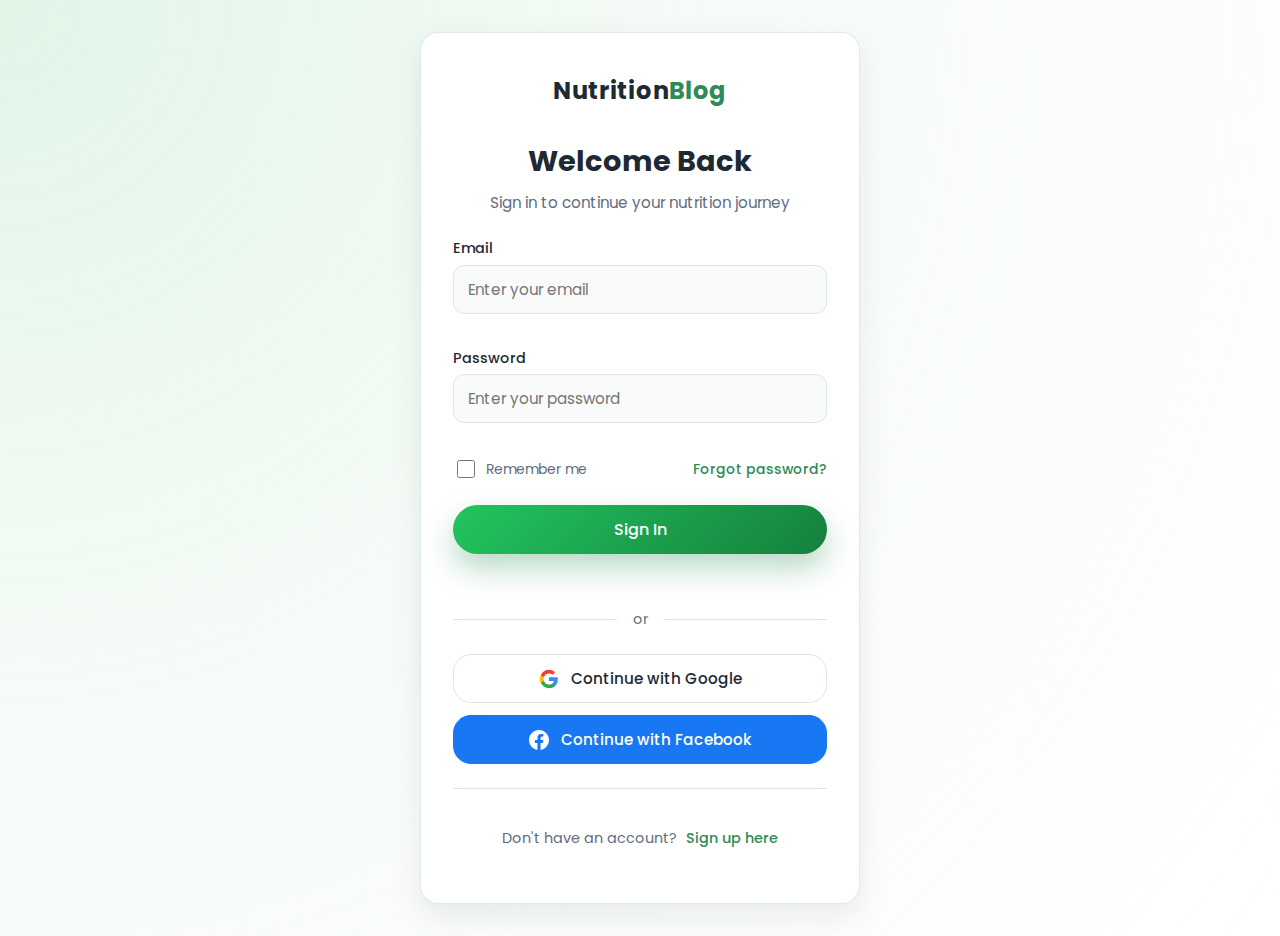
<file: login.html>
<!DOCTYPE html>
<html lang="en">
  <head>
    <meta charset="UTF-8" />
    <meta name="viewport" content="width=device-width, initial-scale=1.0" />
    <title>Login | Nutrition Blog</title>
    <meta
      name="description"
      content="Login to your Nutrition Blog account to access exclusive content and personalized nutrition tips."
    />
    <link rel="icon" type="image/svg+xml" href="favicon.svg" />
    <link rel="alternate icon" href="favicon.ico" />
    <link rel="stylesheet" href="styles.css" />
    <link rel="preconnect" href="https://fonts.googleapis.com" />
    <link rel="preconnect" href="https://fonts.gstatic.com" crossorigin />
    <link
      href="https://fonts.googleapis.com/css2?family=Poppins:wght@300;400;500;600;700&display=swap"
      rel="stylesheet"
    />
  </head>
  <body>
    <div class="auth-container">
      <div class="auth-box">
        <a href="index.html" class="auth-logo">
          Nutrition<span>Blog</span>
        </a>
        
        <div class="auth-header">
          <h1>Welcome Back</h1>
          <p>Sign in to continue your nutrition journey</p>
        </div>

        <form id="login-form" class="auth-form" novalidate>
          <div class="form-field">
            <label for="login-email">Email</label>
            <input
              type="email"
              id="login-email"
              name="email"
              autocomplete="email"
              placeholder="Enter your email"
              required
            />
            <p class="field-error" data-for="email"></p>
          </div>

          <div class="form-field">
            <label for="login-password">Password</label>
            <input
              type="password"
              id="login-password"
              name="password"
              autocomplete="current-password"
              placeholder="Enter your password"
              required
            />
            <p class="field-error" data-for="password"></p>
          </div>

          <div class="form-options">
            <label class="checkbox-label">
              <input type="checkbox" name="remember" />
              <span>Remember me</span>
            </label>
            <a href="#" class="forgot-link">Forgot password?</a>
          </div>

          <button type="submit" class="btn btn-primary btn-full">
            Sign In
          </button>

          <p id="login-message" class="form-message" aria-live="polite"></p>
        </form>

        <div class="auth-divider">
          <span>or</span>
        </div>

        <div class="social-login">
          <button type="button" class="btn-social btn-google" onclick="handleGoogleLogin()">
            <svg class="social-icon" viewBox="0 0 24 24" fill="none" xmlns="http://www.w3.org/2000/svg">
              <path d="M22.56 12.25c0-.78-.07-1.53-.2-2.25H12v4.26h5.92c-.26 1.37-1.04 2.53-2.21 3.31v2.77h3.57c2.08-1.92 3.28-4.74 3.28-8.09z" fill="#4285F4"/>
              <path d="M12 23c2.97 0 5.46-.98 7.28-2.66l-3.57-2.77c-.98.66-2.23 1.06-3.71 1.06-2.86 0-5.29-1.93-6.16-4.53H2.18v2.84C3.99 20.53 7.7 23 12 23z" fill="#34A853"/>
              <path d="M5.84 14.09c-.22-.66-.35-1.36-.35-2.09s.13-1.43.35-2.09V7.07H2.18C1.43 8.55 1 10.22 1 12s.43 3.45 1.18 4.93l2.85-2.22.81-.62z" fill="#FBBC05"/>
              <path d="M12 5.38c1.62 0 3.06.56 4.21 1.64l3.15-3.15C17.45 2.09 14.97 1 12 1 7.7 1 3.99 3.47 2.18 7.07l3.66 2.84c.87-2.6 3.3-4.53 6.16-4.53z" fill="#EA4335"/>
            </svg>
            Continue with Google
          </button>
          <button type="button" class="btn-social btn-facebook" onclick="handleFacebookLogin()">
            <svg class="social-icon" viewBox="0 0 24 24" fill="currentColor" xmlns="http://www.w3.org/2000/svg">
              <path d="M24 12.073c0-6.627-5.373-12-12-12s-12 5.373-12 12c0 5.99 4.388 10.954 10.125 11.854v-8.385H7.078v-3.47h3.047V9.43c0-3.007 1.792-4.669 4.533-4.669 1.312 0 2.686.235 2.686.235v2.953H15.83c-1.491 0-1.956.925-1.956 1.874v2.25h3.328l-.532 3.47h-2.796v8.385C19.612 23.027 24 18.062 24 12.073z"/>
            </svg>
            Continue with Facebook
          </button>
        </div>

        <div class="auth-footer">
          <p>
            Don't have an account?
            <a href="register.html" class="auth-link">Sign up here</a>
          </p>
        </div>
      </div>
    </div>

    <script src="scripts.js"></script>
    <script>
      // Login form handling
      document.addEventListener("DOMContentLoaded", () => {
        const form = document.getElementById("login-form");
        const messageEl = document.getElementById("login-message");

        function setFieldError(fieldName, message) {
          const field = form.querySelector(`[name="${fieldName}"]`);
          const wrapper = field?.closest(".form-field");
          const errorEl = form.querySelector(`.field-error[data-for="${fieldName}"]`);

          if (!wrapper || !errorEl || !(field instanceof HTMLElement)) return;

          if (message) {
            wrapper.classList.add("form-field--error");
            errorEl.textContent = message;
          } else {
            wrapper.classList.remove("form-field--error");
            errorEl.textContent = "";
          }
        }

        function validateEmail(value) {
          if (!value) return "Email is required.";
          const pattern = /^[^\s@]+@[^\s@]+\.[^\s@]+$/;
          if (!pattern.test(value)) return "Please enter a valid email address.";
          return "";
        }

        form.addEventListener("submit", (event) => {
          event.preventDefault();

          if (messageEl) {
            messageEl.textContent = "";
            messageEl.classList.remove("form-message--success", "form-message--error");
          }

          const formData = new FormData(form);
          const email = String(formData.get("email") || "").trim();
          const password = String(formData.get("password") || "").trim();

          let isValid = true;

          const emailError = validateEmail(email);
          if (emailError) {
            setFieldError("email", emailError);
            isValid = false;
          } else {
            setFieldError("email", "");
          }

          if (!password) {
            setFieldError("password", "Password is required.");
            isValid = false;
          } else if (password.length < 6) {
            setFieldError("password", "Password must be at least 6 characters.");
            isValid = false;
          } else {
            setFieldError("password", "");
          }

          if (!isValid) {
            if (messageEl) {
              messageEl.textContent = "Please fix the errors and try again.";
              messageEl.classList.add("form-message--error");
            }
            return;
          }

          // Simulated successful login
          if (messageEl) {
            messageEl.textContent = "Login successful! Redirecting...";
            messageEl.classList.add("form-message--success");
            setTimeout(() => {
              window.location.href = "index.html";
            }, 1500);
          }
        });
      });

      // Social login handlers
      function handleGoogleLogin() {
        // In a real application, this would integrate with Google OAuth
        alert("Google login would be implemented here. Redirecting to home page...");
        setTimeout(() => {
          window.location.href = "index.html";
        }, 500);
      }

      function handleFacebookLogin() {
        // In a real application, this would integrate with Facebook OAuth
        alert("Facebook login would be implemented here. Redirecting to home page...");
        setTimeout(() => {
          window.location.href = "index.html";
        }, 500);
      }
    </script>
  </body>
</html>
</file>
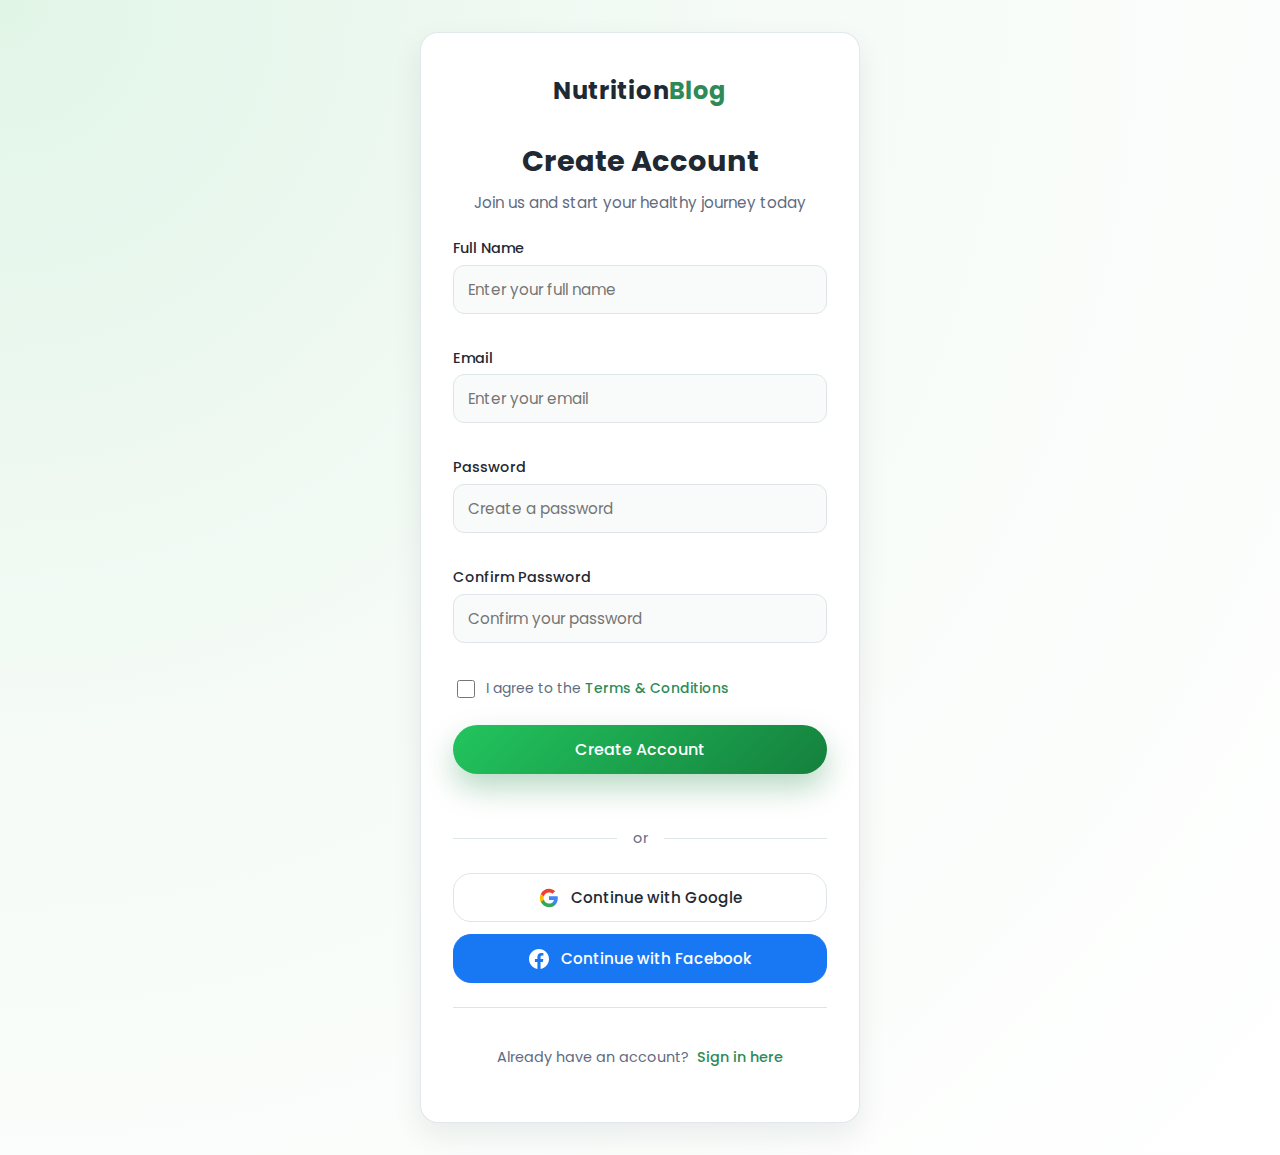
<file: register.html>
<!DOCTYPE html>
<html lang="en">
  <head>
    <meta charset="UTF-8" />
    <meta name="viewport" content="width=device-width, initial-scale=1.0" />
    <title>Register | Nutrition Blog</title>
    <meta
      name="description"
      content="Create your Nutrition Blog account to access exclusive content and personalized nutrition tips."
    />
    <link rel="icon" type="image/svg+xml" href="favicon.svg" />
    <link rel="alternate icon" href="favicon.ico" />
    <link rel="stylesheet" href="styles.css" />
    <link rel="preconnect" href="https://fonts.googleapis.com" />
    <link rel="preconnect" href="https://fonts.gstatic.com" crossorigin />
    <link
      href="https://fonts.googleapis.com/css2?family=Poppins:wght@300;400;500;600;700&display=swap"
      rel="stylesheet"
    />
  </head>
  <body>
    <div class="auth-container">
      <div class="auth-box">
        <a href="index.html" class="auth-logo">
          Nutrition<span>Blog</span>
        </a>
        
        <div class="auth-header">
          <h1>Create Account</h1>
          <p>Join us and start your healthy journey today</p>
        </div>

        <form id="register-form" class="auth-form" novalidate>
          <div class="form-field">
            <label for="register-name">Full Name</label>
            <input
              type="text"
              id="register-name"
              name="name"
              autocomplete="name"
              placeholder="Enter your full name"
              required
            />
            <p class="field-error" data-for="name"></p>
          </div>

          <div class="form-field">
            <label for="register-email">Email</label>
            <input
              type="email"
              id="register-email"
              name="email"
              autocomplete="email"
              placeholder="Enter your email"
              required
            />
            <p class="field-error" data-for="email"></p>
          </div>

          <div class="form-field">
            <label for="register-password">Password</label>
            <input
              type="password"
              id="register-password"
              name="password"
              autocomplete="new-password"
              placeholder="Create a password"
              required
            />
            <p class="field-error" data-for="password"></p>
          </div>

          <div class="form-field">
            <label for="register-confirm">Confirm Password</label>
            <input
              type="password"
              id="register-confirm"
              name="confirmPassword"
              autocomplete="new-password"
              placeholder="Confirm your password"
              required
            />
            <p class="field-error" data-for="confirmPassword"></p>
          </div>

          <div class="form-options">
            <label class="checkbox-label">
              <input type="checkbox" name="terms" required />
              <span>I agree to the <a href="#" class="inline-link">Terms & Conditions</a></span>
            </label>
          </div>

          <button type="submit" class="btn btn-primary btn-full">
            Create Account
          </button>

          <p id="register-message" class="form-message" aria-live="polite"></p>
        </form>

        <div class="auth-divider">
          <span>or</span>
        </div>

        <div class="social-login">
          <button type="button" class="btn-social btn-google" onclick="handleGoogleRegister()">
            <svg class="social-icon" viewBox="0 0 24 24" fill="none" xmlns="http://www.w3.org/2000/svg">
              <path d="M22.56 12.25c0-.78-.07-1.53-.2-2.25H12v4.26h5.92c-.26 1.37-1.04 2.53-2.21 3.31v2.77h3.57c2.08-1.92 3.28-4.74 3.28-8.09z" fill="#4285F4"/>
              <path d="M12 23c2.97 0 5.46-.98 7.28-2.66l-3.57-2.77c-.98.66-2.23 1.06-3.71 1.06-2.86 0-5.29-1.93-6.16-4.53H2.18v2.84C3.99 20.53 7.7 23 12 23z" fill="#34A853"/>
              <path d="M5.84 14.09c-.22-.66-.35-1.36-.35-2.09s.13-1.43.35-2.09V7.07H2.18C1.43 8.55 1 10.22 1 12s.43 3.45 1.18 4.93l2.85-2.22.81-.62z" fill="#FBBC05"/>
              <path d="M12 5.38c1.62 0 3.06.56 4.21 1.64l3.15-3.15C17.45 2.09 14.97 1 12 1 7.7 1 3.99 3.47 2.18 7.07l3.66 2.84c.87-2.6 3.3-4.53 6.16-4.53z" fill="#EA4335"/>
            </svg>
            Continue with Google
          </button>
          <button type="button" class="btn-social btn-facebook" onclick="handleFacebookRegister()">
            <svg class="social-icon" viewBox="0 0 24 24" fill="currentColor" xmlns="http://www.w3.org/2000/svg">
              <path d="M24 12.073c0-6.627-5.373-12-12-12s-12 5.373-12 12c0 5.99 4.388 10.954 10.125 11.854v-8.385H7.078v-3.47h3.047V9.43c0-3.007 1.792-4.669 4.533-4.669 1.312 0 2.686.235 2.686.235v2.953H15.83c-1.491 0-1.956.925-1.956 1.874v2.25h3.328l-.532 3.47h-2.796v8.385C19.612 23.027 24 18.062 24 12.073z"/>
            </svg>
            Continue with Facebook
          </button>
        </div>

        <div class="auth-footer">
          <p>
            Already have an account?
            <a href="login.html" class="auth-link">Sign in here</a>
          </p>
        </div>
      </div>
    </div>

    <script src="scripts.js"></script>
    <script>
      // Register form handling
      document.addEventListener("DOMContentLoaded", () => {
        const form = document.getElementById("register-form");
        const messageEl = document.getElementById("register-message");

        function setFieldError(fieldName, message) {
          const field = form.querySelector(`[name="${fieldName}"]`);
          const wrapper = field?.closest(".form-field");
          const errorEl = form.querySelector(`.field-error[data-for="${fieldName}"]`);

          if (!wrapper || !errorEl || !(field instanceof HTMLElement)) return;

          if (message) {
            wrapper.classList.add("form-field--error");
            errorEl.textContent = message;
          } else {
            wrapper.classList.remove("form-field--error");
            errorEl.textContent = "";
          }
        }

        function validateEmail(value) {
          if (!value) return "Email is required.";
          const pattern = /^[^\s@]+@[^\s@]+\.[^\s@]+$/;
          if (!pattern.test(value)) return "Please enter a valid email address.";
          return "";
        }

        form.addEventListener("submit", (event) => {
          event.preventDefault();

          if (messageEl) {
            messageEl.textContent = "";
            messageEl.classList.remove("form-message--success", "form-message--error");
          }

          const formData = new FormData(form);
          const name = String(formData.get("name") || "").trim();
          const email = String(formData.get("email") || "").trim();
          const password = String(formData.get("password") || "").trim();
          const confirmPassword = String(formData.get("confirmPassword") || "").trim();
          const terms = formData.get("terms");

          let isValid = true;

          if (!name) {
            setFieldError("name", "Name is required.");
            isValid = false;
          } else if (name.length < 2) {
            setFieldError("name", "Name must be at least 2 characters.");
            isValid = false;
          } else {
            setFieldError("name", "");
          }

          const emailError = validateEmail(email);
          if (emailError) {
            setFieldError("email", emailError);
            isValid = false;
          } else {
            setFieldError("email", "");
          }

          if (!password) {
            setFieldError("password", "Password is required.");
            isValid = false;
          } else if (password.length < 6) {
            setFieldError("password", "Password must be at least 6 characters.");
            isValid = false;
          } else {
            setFieldError("password", "");
          }

          if (!confirmPassword) {
            setFieldError("confirmPassword", "Please confirm your password.");
            isValid = false;
          } else if (password !== confirmPassword) {
            setFieldError("confirmPassword", "Passwords do not match.");
            isValid = false;
          } else {
            setFieldError("confirmPassword", "");
          }

          if (!terms) {
            if (messageEl) {
              messageEl.textContent = "Please agree to the Terms & Conditions.";
              messageEl.classList.add("form-message--error");
            }
            isValid = false;
          }

          if (!isValid) {
            if (messageEl && !messageEl.textContent) {
              messageEl.textContent = "Please fix the errors and try again.";
              messageEl.classList.add("form-message--error");
            }
            return;
          }

          // Simulated successful registration
          if (messageEl) {
            messageEl.textContent = "Account created successfully! Redirecting to login...";
            messageEl.classList.add("form-message--success");
            setTimeout(() => {
              window.location.href = "login.html";
            }, 2000);
          }
        });
      });

      // Social register handlers
      function handleGoogleRegister() {
        // In a real application, this would integrate with Google OAuth
        alert("Google registration would be implemented here. Redirecting to home page...");
        setTimeout(() => {
          window.location.href = "index.html";
        }, 500);
      }

      function handleFacebookRegister() {
        // In a real application, this would integrate with Facebook OAuth
        alert("Facebook registration would be implemented here. Redirecting to home page...");
        setTimeout(() => {
          window.location.href = "index.html";
        }, 500);
      }
    </script>
  </body>
</html>
</file>
<file: styles.css>
:root {
  --color-bg: #f6fbf7;
  --color-bg-alt: #ffffff;
  --color-primary: #2e8b57;
  --color-primary-soft: #c9f0d8;
  --color-accent: #ffb347;
  --color-text: #1f2933;
  --color-text-muted: #5f6c80;
  --color-border-subtle: #dde5e9;
  --shadow-soft: 0 12px 30px rgba(15, 23, 42, 0.08);
  --radius-card: 18px;
  --radius-pill: 999px;

  --font-sans: "Poppins", system-ui, -apple-system, BlinkMacSystemFont, "Segoe UI",
    sans-serif;
}

*,
*::before,
*::after {
  box-sizing: border-box;
}

html {
  scroll-behavior: smooth;
}

body {
  margin: 0;
  font-family: var(--font-sans);
  color: var(--color-text);
  background: radial-gradient(circle at top left, #e1f5e7 0, #f6fbf7 45%, #ffffff 100%);
  min-height: 100vh;
}

img {
  max-width: 100%;
  display: block;
}

a {
  color: inherit;
  text-decoration: none;
}

button {
  font-family: inherit;
}

.container {
  width: min(1120px, 100% - 2.5rem);
  margin-inline: auto;
}

/* HEADER / NAV */

.site-header {
  position: sticky;
  top: 0;
  z-index: 20;
  backdrop-filter: blur(14px);
  background-color: rgba(246, 251, 247, 0.9);
  border-bottom: 1px solid rgba(221, 229, 233, 0.7);
}

.header-inner {
  display: flex;
  align-items: center;
  justify-content: space-between;
  padding-block: 0.85rem;
}

.logo {
  font-weight: 700;
  letter-spacing: 0.03em;
  font-size: 1.15rem;
  display: inline-flex;
  align-items: center;
  gap: 0.35rem;
}

.logo span {
  color: var(--color-primary);
}

.site-nav {
  display: flex;
  align-items: center;
  gap: 1rem;
}

.nav-links {
  list-style: none;
  display: flex;
  align-items: center;
  gap: 1.5rem;
  margin: 0;
  padding: 0;
}

.nav-links > li {
  position: relative;
}

.nav-links a {
  font-size: 0.9rem;
  font-weight: 500;
  color: var(--color-text-muted);
  position: relative;
  padding-block: 0.2rem;
  display: inline-flex;
  align-items: center;
  gap: 0.3rem;
}

.nav-links > li > a::after {
  content: "";
  position: absolute;
  left: 0;
  bottom: -0.1rem;
  width: 0;
  height: 2px;
  border-radius: 999px;
  background-color: var(--color-primary);
  transition: width 0.18s ease-out;
}

.nav-links > li > a:hover::after,
.nav-links > li > a:focus-visible::after {
  width: 100%;
}

/* Dropdown Menu */
.nav-item-dropdown {
  position: relative;
}

.nav-dropdown-toggle {
  cursor: pointer;
}

.dropdown-arrow {
  transition: transform 0.2s ease-out;
}

.nav-item-dropdown[aria-expanded="true"] .dropdown-arrow {
  transform: rotate(180deg);
}

.nav-dropdown-menu {
  position: absolute;
  top: 100%;
  right: 0;
  margin-top: 0.5rem;
  background-color: rgba(255, 255, 255, 0.98);
  backdrop-filter: blur(14px);
  border-radius: var(--radius-card);
  box-shadow: var(--shadow-soft);
  border: 1px solid rgba(221, 229, 233, 0.9);
  list-style: none;
  padding: 0.5rem 0;
  margin: 0;
  min-width: 140px;
  opacity: 0;
  visibility: hidden;
  transform: translateY(-10px);
  transition: opacity 0.2s ease-out, transform 0.2s ease-out, visibility 0.2s ease-out;
  z-index: 10;
}

.nav-item-dropdown[aria-expanded="true"] .nav-dropdown-menu {
  opacity: 1;
  visibility: visible;
  transform: translateY(0);
}

.nav-dropdown-menu li {
  margin: 0;
}

.nav-dropdown-menu a {
  display: block;
  padding: 0.6rem 1.2rem;
  color: var(--color-text-muted);
  text-decoration: none;
  font-size: 0.9rem;
  transition: background-color 0.15s ease-out, color 0.15s ease-out;
}

.nav-dropdown-menu a::after {
  display: none;
}

.nav-dropdown-menu a:hover,
.nav-dropdown-menu a:focus-visible {
  background-color: var(--color-primary-soft);
  color: var(--color-primary);
}

.nav-toggle {
  display: none;
  background: transparent;
  border: none;
  padding: 0.25rem;
  flex-direction: column;
  gap: 0.2rem;
  cursor: pointer;
  z-index: 25;
}

.nav-toggle span {
  width: 20px;
  height: 2px;
  border-radius: 999px;
  background-color: var(--color-text);
}

/* SECTIONS */

.section {
  padding-block: 4.5rem;
}

.section-alt {
  background-color: rgba(255, 255, 255, 0.9);
  backdrop-filter: blur(6px);
}

.section-header {
  text-align: center;
  margin-bottom: 2.75rem;
  max-width: 800px;
  margin-inline: auto;
}

.section-header h2 {
  font-size: clamp(1.6rem, 2vw, 1.9rem);
  margin-bottom: 0.5rem;
}

.section-header p {
  margin: 0;
  color: var(--color-text-muted);
  font-size: 0.98rem;
}

/* HERO */

.hero {
  padding-top: 4.5rem;
  padding-bottom: 4.5rem;
}

.hero-inner {
  display: grid;
  grid-template-columns: minmax(0, 1.1fr) minmax(0, 0.9fr);
  gap: 3rem;
  align-items: center;
}

.hero-text {
  text-align: center;
}

.hero-text h1 {
  font-size: clamp(2.2rem, 4vw, 2.9rem);
  line-height: 1.1;
  margin-bottom: 0.9rem;
  text-align: center;
}

.hero-text p {
  margin-top: 0;
  margin-bottom: 1.3rem;
  color: var(--color-text-muted);
  font-size: 1rem;
}

.hero-buttons {
  display: flex;
  gap: 1rem;
  justify-content: center;
  flex-wrap: wrap;
  margin-bottom: 1.4rem;
}

.hero-text .btn {
  display: inline-flex;
}

.hero-highlights {
  display: flex;
  flex-wrap: wrap;
  gap: 0.6rem;
  margin-top: 1.4rem;
  justify-content: center;
}

.hero-highlights span {
  font-size: 0.8rem;
  padding: 0.3rem 0.8rem;
  border-radius: var(--radius-pill);
  border: 1px solid var(--color-primary-soft);
  background-color: rgba(255, 255, 255, 0.8);
}

.hero-image {
  display: flex;
  flex-direction: column;
  align-items: center;
  gap: 0.9rem;
}

.hero-main-image {
  width: 100%;
  max-width: 500px;
  height: auto;
  border-radius: var(--radius-card);
  box-shadow: var(--shadow-soft);
  object-fit: cover;
}

.hero-caption {
  font-size: 0.85rem;
  color: var(--color-text-muted);
  text-align: center;
}

/* GRID / CARDS */

.about-grid {
  display: grid;
  grid-template-columns: repeat(3, minmax(0, 1fr));
  gap: 1.5rem;
  justify-items: center;
  max-width: 1200px;
  margin-inline: auto;
}

.articles-grid {
  display: grid;
  grid-template-columns: repeat(3, minmax(0, 1fr));
  gap: 1.7rem;
  justify-items: center;
  max-width: 1200px;
  margin-inline: auto;
}

.tips-grid {
  display: grid;
  grid-template-columns: repeat(3, minmax(0, 1fr));
  gap: 1.3rem;
  justify-items: center;
  max-width: 1200px;
  margin-inline: auto;
}

.doctors-grid {
  display: grid;
  grid-template-columns: repeat(3, minmax(0, 1fr));
  gap: 1.7rem;
  margin-bottom: 2.5rem;
  justify-items: center;
  max-width: 1200px;
  margin-inline: auto;
}

.card {
  background-color: var(--color-bg-alt);
  border-radius: var(--radius-card);
  padding: 1.4rem 1.3rem 1.3rem;
  box-shadow: 0 10px 26px rgba(15, 23, 42, 0.06);
  border: 1px solid rgba(221, 229, 233, 0.9);
  transition: transform 0.16s ease-out, box-shadow 0.16s ease-out,
    border-color 0.16s ease-out;
}

.card-image,
.article-image,
.tip-image {
  border-radius: calc(var(--radius-card) - 4px);
  overflow: hidden;
  margin: -0.2rem -0.2rem 0.9rem;
  max-height: 180px;
}

.card-image img,
.article-image img,
.tip-image img {
  width: 100%;
  height: 100%;
  object-fit: cover;
  display: block;
}

.card-details {
  margin: 0.75rem 0 0;
  padding-left: 1.1rem;
  list-style: none;
  font-size: 0.85rem;
  color: var(--color-text-muted);
}

.card-details li {
  position: relative;
  padding-left: 1.2rem;
  margin-top: 0.4rem;
}

.card-details li::before {
  content: "✓";
  position: absolute;
  left: 0;
  color: var(--color-primary);
  font-weight: 600;
}

.card-details li:first-child {
  margin-top: 0;
}

.about-card .card-details {
  text-align: center;
  padding-left: 0;
  display: inline-block;
  margin-left: auto;
  margin-right: auto;
}

.about-card .card-details li {
  padding-left: 1.5rem;
  text-align: left;
  display: inline-block;
  width: 100%;
}

.card h3 {
  margin-top: 0;
  margin-bottom: 0.35rem;
  font-size: 1rem;
}

.card p {
  margin: 0;
  margin-top: 0.25rem;
  font-size: 0.93rem;
  color: var(--color-text-muted);
}

.about-card {
  text-align: center;
}

.about-card h3 {
  text-align: center;
}

.about-card p {
  text-align: center;
}

.card:hover {
  transform: translateY(-3px);
  box-shadow: var(--shadow-soft);
  border-color: rgba(46, 139, 87, 0.25);
}

.article-card {
  display: flex;
  flex-direction: column;
  gap: 0.75rem;
  text-align: center;
  align-items: center;
}

.article-card h3 {
  text-align: center;
}

.article-card p {
  text-align: center;
}

.article-card .btn-text {
  align-self: center;
}

.article-tag {
  align-self: center;
  font-size: 0.78rem;
  padding: 0.25rem 0.7rem;
  border-radius: var(--radius-pill);
  background-color: var(--color-primary-soft);
  color: #13633a;
  font-weight: 500;
}

.article-meta {
  display: flex;
  gap: 1rem;
  margin-top: 0.5rem;
  font-size: 0.8rem;
  color: var(--color-text-muted);
  justify-content: center;
}

.article-time,
.article-date {
  display: flex;
  align-items: center;
  gap: 0.3rem;
}

.article-time::before {
  content: "⏱";
  font-size: 0.9em;
}

.article-date::before {
  content: "📅";
  font-size: 0.9em;
}

.tip-card {
  text-align: center;
}

.tip-card h3 {
  font-size: 0.98rem;
  text-align: center;
}

.tip-card p {
  text-align: center;
}

/* DOCTOR SECTION */

.doctor-card {
  display: flex;
  flex-direction: column;
  padding: 0;
  overflow: hidden;
}

.doctor-image {
  width: 100%;
  height: 240px;
  overflow: hidden;
  margin: 0;
}

.doctor-image img {
  width: 100%;
  height: 100%;
  object-fit: cover;
  transition: transform 0.3s ease-out;
}

.doctor-card:hover .doctor-image img {
  transform: scale(1.05);
}

.doctor-info {
  padding: 1.4rem 1.3rem;
  text-align: center;
}

.doctor-info h3 {
  margin: 0 0 0.3rem;
  font-size: 1.1rem;
  color: var(--color-text);
  text-align: center;
}

.doctor-title {
  margin: 0 0 0.5rem;
  font-size: 0.85rem;
  font-weight: 600;
  color: var(--color-primary);
  text-align: center;
}

.doctor-specialty {
  margin: 0 0 0.75rem;
  font-size: 0.87rem;
  font-weight: 500;
  color: var(--color-text);
  text-align: center;
}

.doctor-description {
  margin: 0 0 1rem;
  font-size: 0.9rem;
  color: var(--color-text-muted);
  line-height: 1.5;
  text-align: center;
}

.doctor-credentials {
  display: flex;
  flex-wrap: wrap;
  gap: 0.5rem;
  margin-top: 0.75rem;
  justify-content: center;
}

.credential-badge {
  font-size: 0.75rem;
  padding: 0.25rem 0.6rem;
  border-radius: var(--radius-pill);
  background-color: var(--color-primary-soft);
  color: #13633a;
  font-weight: 500;
}

.doctors-cta {
  text-align: center;
  padding-top: 1.5rem;
  border-top: 1px solid var(--color-border-subtle);
}

.doctors-cta p {
  margin: 0 0 1rem;
  font-size: 1rem;
  color: var(--color-text-muted);
}

/* BUTTONS */

.btn {
  border-radius: var(--radius-pill);
  border: none;
  cursor: pointer;
  font-size: 0.95rem;
  font-weight: 500;
  padding: 0.65rem 1.4rem;
  display: inline-flex;
  align-items: center;
  justify-content: center;
  gap: 0.3rem;
}

.btn-primary {
  background: linear-gradient(135deg, #22c55e, #15803d);
  color: #ffffff;
  box-shadow: 0 14px 30px rgba(21, 128, 61, 0.3);
}

.btn-primary:hover,
.btn-primary:focus-visible {
  filter: brightness(1.02);
}

.btn-secondary {
  background-color: transparent;
  color: var(--color-primary);
  border: 2px solid var(--color-primary);
  box-shadow: none;
}

.btn-secondary:hover,
.btn-secondary:focus-visible {
  background-color: var(--color-primary);
  color: #ffffff;
  transform: translateY(-2px);
  box-shadow: 0 8px 20px rgba(46, 139, 87, 0.25);
}

.btn-text {
  background: transparent;
  color: var(--color-primary);
  padding-inline: 0;
  padding-block: 0.3rem;
}

.btn-text:hover,
.btn-text:focus-visible {
  text-decoration: underline;
}

/* PRICING */

.pricing-grid {
  display: grid;
  grid-template-columns: repeat(3, minmax(0, 1fr));
  gap: 2rem;
  margin-bottom: 2.5rem;
  justify-items: center;
  max-width: 1200px;
  margin-inline: auto;
}

.pricing-card {
  display: flex;
  flex-direction: column;
  position: relative;
  padding: 2rem 1.5rem;
  transition: transform 0.2s ease-out, box-shadow 0.2s ease-out;
  text-align: center;
  align-items: center;
}

.pricing-card:hover {
  transform: translateY(-5px);
}

.pricing-card--featured {
  border: 2px solid var(--color-primary);
  box-shadow: 0 16px 40px rgba(46, 139, 87, 0.15);
}

.pricing-badge {
  position: absolute;
  top: -12px;
  left: 50%;
  transform: translateX(-50%);
  background: linear-gradient(135deg, #22c55e, #15803d);
  color: #ffffff;
  padding: 0.4rem 1.2rem;
  border-radius: var(--radius-pill);
  font-size: 0.8rem;
  font-weight: 600;
  white-space: nowrap;
}

.pricing-header {
  text-align: center;
  margin-bottom: 1.5rem;
  padding-bottom: 1.5rem;
  border-bottom: 1px solid var(--color-border-subtle);
}

.pricing-header h3 {
  margin: 0 0 0.75rem;
  font-size: 1.5rem;
  color: var(--color-text);
}

.pricing-price {
  display: flex;
  align-items: baseline;
  justify-content: center;
  gap: 0.3rem;
  margin-bottom: 0.5rem;
}

.price-amount {
  font-size: 2.5rem;
  font-weight: 700;
  color: var(--color-primary);
  line-height: 1;
}

.price-period {
  font-size: 1rem;
  color: var(--color-text-muted);
}

.pricing-description {
  margin: 0;
  font-size: 0.9rem;
  color: var(--color-text-muted);
}

.pricing-features {
  list-style: none;
  margin: 0 0 1.5rem;
  padding: 0;
  flex-grow: 1;
  text-align: center;
  width: 100%;
}

.pricing-features li {
  padding: 0.6rem 0;
  font-size: 0.9rem;
  color: var(--color-text-muted);
  position: relative;
  padding-left: 1.5rem;
  text-align: left;
  display: inline-block;
  width: 100%;
}

.pricing-features li::before {
  content: "✓";
  position: absolute;
  left: 0;
  color: var(--color-primary);
  font-weight: 600;
  font-size: 1rem;
}

.pricing-footer {
  text-align: center;
  padding-top: 1.5rem;
  border-top: 1px solid var(--color-border-subtle);
}

.pricing-footer p {
  margin: 0.5rem 0;
  font-size: 0.9rem;
  color: var(--color-text-muted);
}

.pricing-note {
  margin-top: 0.75rem !important;
}

/* CONTACT SECTION */

.contact-layout {
  display: grid;
  grid-template-columns: minmax(0, 1fr) minmax(0, 1.2fr);
  gap: 3rem;
  align-items: flex-start;
}

.contact-info {
  display: flex;
  flex-direction: column;
  gap: 1.5rem;
}

.contact-info-card {
  background-color: var(--color-bg-alt);
  border-radius: var(--radius-card);
  padding: 1.5rem;
  box-shadow: 0 10px 26px rgba(15, 23, 42, 0.06);
  border: 1px solid rgba(221, 229, 233, 0.9);
  transition: transform 0.16s ease-out, box-shadow 0.16s ease-out;
  text-align: center;
  display: flex;
  flex-direction: column;
  align-items: center;
}

.contact-info-card:hover {
  transform: translateY(-3px);
  box-shadow: var(--shadow-soft);
}

.contact-icon {
  width: 48px;
  height: 48px;
  border-radius: 12px;
  background: linear-gradient(135deg, #22c55e, #15803d);
  display: flex;
  align-items: center;
  justify-content: center;
  color: #ffffff;
  margin-bottom: 1rem;
}

.contact-info-card h3 {
  margin: 0 0 0.5rem;
  font-size: 1.1rem;
  color: var(--color-text);
  text-align: center;
}

.contact-info-card p {
  margin: 0.25rem 0;
  font-size: 0.9rem;
  color: var(--color-text-muted);
  text-align: center;
}

.contact-form {
  background-color: var(--color-bg-alt);
  padding: 2rem;
  border-radius: var(--radius-card);
  box-shadow: var(--shadow-soft);
  border: 1px solid rgba(221, 229, 233, 0.9);
}

.contact-form h3 {
  margin: 0 0 1.5rem;
  font-size: 1.3rem;
  color: var(--color-text);
  text-align: center;
}

.contact-form .form-field {
  margin-bottom: 1.2rem;
}

.contact-form .form-field label {
  display: block;
  margin-bottom: 0.35rem;
  font-size: 0.9rem;
  font-weight: 500;
  color: var(--color-text);
}

.contact-form .form-field input,
.contact-form .form-field textarea {
  width: 100%;
  padding: 0.75rem 0.9rem;
  border-radius: 0.7rem;
  border: 1px solid var(--color-border-subtle);
  font-size: 0.95rem;
  font-family: inherit;
  background-color: #f9fbfa;
  transition: border-color 0.2s ease-out, outline 0.2s ease-out;
}

.contact-form .form-field input:focus-visible,
.contact-form .form-field textarea:focus-visible {
  outline: 2px solid rgba(46, 139, 87, 0.4);
  outline-offset: 1px;
  border-color: rgba(46, 139, 87, 0.6);
  background-color: #ffffff;
}

.contact-form .form-field textarea {
  resize: vertical;
  min-height: 120px;
}

.contact-form .field-error {
  min-height: 1em;
  margin: 0.15rem 0 0;
  font-size: 0.78rem;
  color: #b91c1c;
}

.contact-form .form-field--error input,
.contact-form .form-field--error textarea {
  border-color: #f97373;
  background-color: #fff6f6;
}

.contact-form .form-message {
  font-size: 0.9rem;
  margin-top: 0.85rem;
  min-height: 1.2em;
}

.contact-form .form-message--success {
  color: #166534;
}

.contact-form .form-message--error {
  color: #b91c1c;
}

.contact-social {
  display: flex;
  align-items: center;
  justify-content: center;
  gap: 0.75rem;
  margin-top: 0.5rem;
}

.contact-social-link {
  display: flex;
  align-items: center;
  justify-content: center;
  width: 36px;
  height: 36px;
  border-radius: 50%;
  background-color: var(--color-primary-soft);
  color: var(--color-primary);
  text-decoration: none;
  transition: all 0.2s ease-out;
}

.contact-social-link:hover {
  background-color: var(--color-primary);
  color: #ffffff;
  transform: translateY(-2px);
  box-shadow: 0 4px 12px rgba(46, 139, 87, 0.3);
}

/* BACK TO TOP */

.back-to-top {
  position: fixed;
  right: 1.3rem;
  bottom: 1.3rem;
  width: 40px;
  height: 40px;
  border-radius: 50%;
  border: none;
  background: rgba(34, 197, 94, 0.95);
  color: #ffffff;
  display: grid;
  place-items: center;
  font-size: 1.1rem;
  cursor: pointer;
  box-shadow: 0 10px 28px rgba(21, 128, 61, 0.4);
  opacity: 0;
  pointer-events: none;
  transform: translateY(8px);
  transition: opacity 0.18s ease-out, transform 0.18s ease-out;
}

.back-to-top--visible {
  opacity: 1;
  pointer-events: auto;
  transform: translateY(0);
}

/* FOOTER */

.site-footer {
  border-top: 1px solid rgba(221, 229, 233, 0.8);
  background-color: rgba(255, 255, 255, 0.9);
}

.footer-inner {
  padding-block: 1.8rem;
}

.footer-content {
  display: flex;
  align-items: center;
  justify-content: space-between;
  gap: 2rem;
  font-size: 0.85rem;
  color: var(--color-text-muted);
}

.footer-brand {
  display: flex;
  flex-direction: column;
  gap: 1rem;
}

.footer-logo {
  font-weight: 700;
  letter-spacing: 0.03em;
  font-size: 1.3rem;
  display: inline-flex;
  align-items: center;
  gap: 0.35rem;
  color: var(--color-text);
  text-decoration: none;
  transition: opacity 0.2s ease-out;
  margin-bottom: 0.25rem;
}

.footer-logo:hover {
  opacity: 0.8;
}

.footer-logo span {
  color: var(--color-primary);
}

.footer-copyright {
  margin: 0;
}

.social-media {
  display: flex;
  align-items: center;
  gap: 0.75rem;
}

.social-link {
  display: flex;
  align-items: center;
  justify-content: center;
  width: 36px;
  height: 36px;
  border-radius: 50%;
  background-color: var(--color-primary-soft);
  color: var(--color-primary);
  text-decoration: none;
  transition: all 0.2s ease-out;
}

.social-link:hover {
  background-color: var(--color-primary);
  color: #ffffff;
  transform: translateY(-2px);
  box-shadow: 0 4px 12px rgba(46, 139, 87, 0.3);
}

.footer-links {
  display: flex;
  align-items: center;
  gap: 0.4rem;
}

.footer-links a[aria-disabled="true"] {
  opacity: 0.6;
  pointer-events: none;
}

/* MODAL */

.modal {
  position: fixed;
  inset: 0;
  display: none;
}

.modal--open {
  display: block;
}

.modal-backdrop {
  position: absolute;
  inset: 0;
  background-color: rgba(15, 23, 42, 0.38);
}

.modal-dialog {
  position: relative;
  max-width: 520px;
  margin: 6vh auto;
  background-color: #ffffff;
  border-radius: 1.2rem;
  padding: 1.5rem 1.4rem 1.7rem;
  box-shadow: 0 24px 56px rgba(15, 23, 42, 0.35);
}

.modal-close {
  position: absolute;
  top: 0.8rem;
  right: 0.9rem;
  border-radius: 999px;
  border: none;
  background: transparent;
  font-size: 1.4rem;
  cursor: pointer;
}

.modal-body h2 {
  margin-top: 0;
  margin-bottom: 0.6rem;
}

.modal-body p {
  margin: 0;
  color: var(--color-text-muted);
}

/* RESPONSIVE */

@media (max-width: 1024px) {
  .nav-toggle {
    display: inline-flex;
  }

  .nav-links {
    position: absolute;
    inset-inline: 0;
    top: 100%;
    margin-top: 0.25rem;
    background-color: rgba(246, 251, 247, 0.98);
    backdrop-filter: blur(14px);
    padding: 0.8rem 1.5rem 1rem;
    flex-direction: column;
    align-items: flex-start;
    gap: 0.8rem;
    transform-origin: top;
    transform: scaleY(0.95);
    opacity: 0;
    pointer-events: none;
    border-bottom: 1px solid rgba(221, 229, 233, 0.8);
    box-shadow: 0 8px 24px rgba(15, 23, 42, 0.1);
    transition: opacity 0.2s ease-out, transform 0.2s ease-out, visibility 0.2s ease-out;
  }

  .nav-links--open {
    opacity: 1;
    pointer-events: auto;
    transform: scaleY(1);
  }

  .nav-item-dropdown {
    width: 100%;
  }

  .nav-dropdown-menu {
    position: static;
    opacity: 1;
    visibility: visible;
    transform: none;
    box-shadow: none;
    border: none;
    background-color: transparent;
    padding: 0.5rem 0 0 1.5rem;
    margin-top: 0.5rem;
    min-width: auto;
    display: none;
  }

  .nav-item-dropdown[aria-expanded="true"] .nav-dropdown-menu {
    display: block;
  }

  .nav-dropdown-menu a {
    padding: 0.5rem 0;
    font-size: 0.85rem;
  }
}

@media (max-width: 900px) {
  .hero-inner {
    grid-template-columns: minmax(0, 1fr);
  }

  .hero-image {
    order: -1;
  }

  .articles-grid,
  .tips-grid,
  .doctors-grid {
    grid-template-columns: repeat(2, minmax(0, 1fr));
  }

  .about-grid {
    grid-template-columns: repeat(2, minmax(0, 1fr));
  }

  .pricing-grid {
    grid-template-columns: repeat(2, minmax(0, 1fr));
  }

  .contact-layout {
    grid-template-columns: minmax(0, 1fr);
    gap: 2rem;
  }
}

@media (max-width: 720px) {
  .header-inner {
    padding-block: 0.65rem;
  }

  .articles-grid,
  .tips-grid,
  .about-grid,
  .doctors-grid,
  .pricing-grid {
    grid-template-columns: minmax(0, 1fr);
  }

  .section {
    padding-block: 3.4rem;
  }

  .hero {
    padding-top: 3.4rem;
  }

  .footer-content {
    flex-direction: column;
    align-items: flex-start;
    gap: 1.5rem;
  }

  .footer-links {
    flex-wrap: wrap;
  }
}

/* AUTH PAGES (LOGIN & REGISTER) */

.auth-container {
  min-height: 100vh;
  display: flex;
  align-items: center;
  justify-content: center;
  padding: 2rem 1rem;
  background: radial-gradient(circle at top left, #e1f5e7 0, #f6fbf7 45%, #ffffff 100%);
}

.auth-box {
  width: 100%;
  max-width: 440px;
  background-color: var(--color-bg-alt);
  border-radius: var(--radius-card);
  padding: 2.5rem 2rem;
  box-shadow: var(--shadow-soft);
  border: 1px solid rgba(221, 229, 233, 0.9);
}

.auth-logo {
  display: block;
  text-align: center;
  font-weight: 700;
  letter-spacing: 0.03em;
  font-size: 1.5rem;
  margin-bottom: 2rem;
  color: var(--color-text);
  text-decoration: none;
  transition: opacity 0.2s ease-out;
}

.auth-logo:hover {
  opacity: 0.8;
}

.auth-logo span {
  color: var(--color-primary);
}

.auth-header {
  text-align: center;
  margin-bottom: 1.5rem;
}

.auth-header h1 {
  font-size: 1.8rem;
  margin: 0 0 0.5rem;
  color: var(--color-text);
}

.auth-header p {
  margin: 0;
  color: var(--color-text-muted);
  font-size: 0.95rem;
}

.social-login {
  display: flex;
  flex-direction: column;
  gap: 0.75rem;
  margin-bottom: 1.5rem;
}

.btn-social {
  width: 100%;
  padding: 0.75rem 1rem;
  border-radius: var(--radius-card);
  border: 1px solid var(--color-border-subtle);
  background-color: var(--color-bg-alt);
  color: var(--color-text);
  font-size: 0.95rem;
  font-weight: 500;
  cursor: pointer;
  display: flex;
  align-items: center;
  justify-content: center;
  gap: 0.75rem;
  transition: all 0.2s ease-out;
  font-family: inherit;
}

.btn-social:hover {
  transform: translateY(-2px);
  box-shadow: 0 4px 12px rgba(15, 23, 42, 0.1);
  border-color: rgba(46, 139, 87, 0.3);
}

.btn-social:active {
  transform: translateY(0);
}

.btn-google:hover {
  border-color: rgba(66, 133, 244, 0.4);
  background-color: #f8f9fa;
}

.btn-facebook {
  background-color: #1877f2;
  color: #ffffff;
  border-color: #1877f2;
}

.btn-facebook:hover {
  background-color: #166fe5;
  border-color: #166fe5;
  box-shadow: 0 4px 12px rgba(24, 119, 242, 0.3);
}

.social-icon {
  width: 20px;
  height: 20px;
  flex-shrink: 0;
}

.btn-facebook .social-icon {
  fill: #ffffff;
}

.auth-divider {
  display: flex;
  align-items: center;
  text-align: center;
  margin: 1.5rem 0;
  color: var(--color-text-muted);
  font-size: 0.9rem;
}

.auth-divider::before,
.auth-divider::after {
  content: "";
  flex: 1;
  border-bottom: 1px solid var(--color-border-subtle);
}

.auth-divider span {
  padding: 0 1rem;
  background-color: var(--color-bg-alt);
}

.auth-form {
  margin-bottom: 1.5rem;
}

.auth-form .form-field {
  margin-bottom: 1.2rem;
}

.auth-form .form-field input,
.auth-form .form-field select,
.auth-form .form-field textarea {
  width: 100%;
  padding: 0.75rem 0.9rem;
  border-radius: 0.7rem;
  border: 1px solid var(--color-border-subtle);
  font-size: 0.95rem;
  font-family: inherit;
  background-color: #f9fbfa;
  transition: border-color 0.2s ease-out, outline 0.2s ease-out, background-color 0.2s ease-out;
}

.auth-form .form-field input:focus-visible,
.auth-form .form-field select:focus-visible,
.auth-form .form-field textarea:focus-visible {
  outline: 2px solid rgba(46, 139, 87, 0.4);
  outline-offset: 1px;
  border-color: rgba(46, 139, 87, 0.6);
  background-color: #ffffff;
}

.auth-form .form-field label {
  display: block;
  font-size: 0.9rem;
  margin-bottom: 0.35rem;
  font-weight: 500;
  color: var(--color-text);
}

.auth-form .field-error {
  min-height: 1em;
  margin: 0.15rem 0 0;
  font-size: 0.78rem;
  color: #b91c1c;
}

.auth-form .form-field--error input,
.auth-form .form-field--error select,
.auth-form .form-field--error textarea {
  border-color: #f97373;
  background-color: #fff6f6;
}

.auth-form .form-message {
  font-size: 0.9rem;
  margin-top: 0.85rem;
  min-height: 1.2em;
  text-align: center;
}

.auth-form .form-message--success {
  color: #166534;
}

.auth-form .form-message--error {
  color: #b91c1c;
}

.form-options {
  display: flex;
  justify-content: space-between;
  align-items: center;
  margin-bottom: 1.5rem;
  font-size: 0.87rem;
}

.checkbox-label {
  display: flex;
  align-items: center;
  gap: 0.5rem;
  cursor: pointer;
  color: var(--color-text-muted);
}

.checkbox-label input[type="checkbox"] {
  width: 18px;
  height: 18px;
  cursor: pointer;
  accent-color: var(--color-primary);
}

.checkbox-label span {
  user-select: none;
}

.forgot-link {
  color: var(--color-primary);
  text-decoration: none;
  font-weight: 500;
  transition: opacity 0.2s ease-out;
}

.forgot-link:hover {
  opacity: 0.8;
  text-decoration: underline;
}

.inline-link {
  color: var(--color-primary);
  text-decoration: none;
  font-weight: 500;
}

.inline-link:hover {
  text-decoration: underline;
}

.btn-full {
  width: 100%;
  padding: 0.75rem 1.4rem;
  font-size: 1rem;
}

.auth-footer {
  text-align: center;
  padding-top: 1.5rem;
  border-top: 1px solid var(--color-border-subtle);
  font-size: 0.9rem;
  color: var(--color-text-muted);
}

.auth-link {
  color: var(--color-primary);
  text-decoration: none;
  font-weight: 500;
  margin-left: 0.3rem;
  transition: opacity 0.2s ease-out;
}

.auth-link:hover {
  opacity: 0.8;
  text-decoration: underline;
}

@media (max-width: 768px) {
  .auth-box {
    max-width: 100%;
    padding: 2rem 1.5rem;
  }

  .auth-header h1 {
    font-size: 1.6rem;
  }

  .auth-logo {
    font-size: 1.3rem;
  }
}

@media (max-width: 480px) {
  .auth-box {
    padding: 1.8rem 1.2rem;
  }

  .auth-header h1 {
    font-size: 1.5rem;
  }

  .auth-header p {
    font-size: 0.9rem;
  }

  .form-options {
    flex-direction: column;
    align-items: flex-start;
    gap: 0.8rem;
  }

  .btn-social {
    font-size: 0.9rem;
    padding: 0.7rem 0.9rem;
  }

  .social-icon {
    width: 18px;
    height: 18px;
  }

  .auth-form .form-field input,
  .auth-form .form-field select,
  .auth-form .form-field textarea {
    font-size: 0.9rem;
    padding: 0.7rem 0.8rem;
  }
}
</file>
